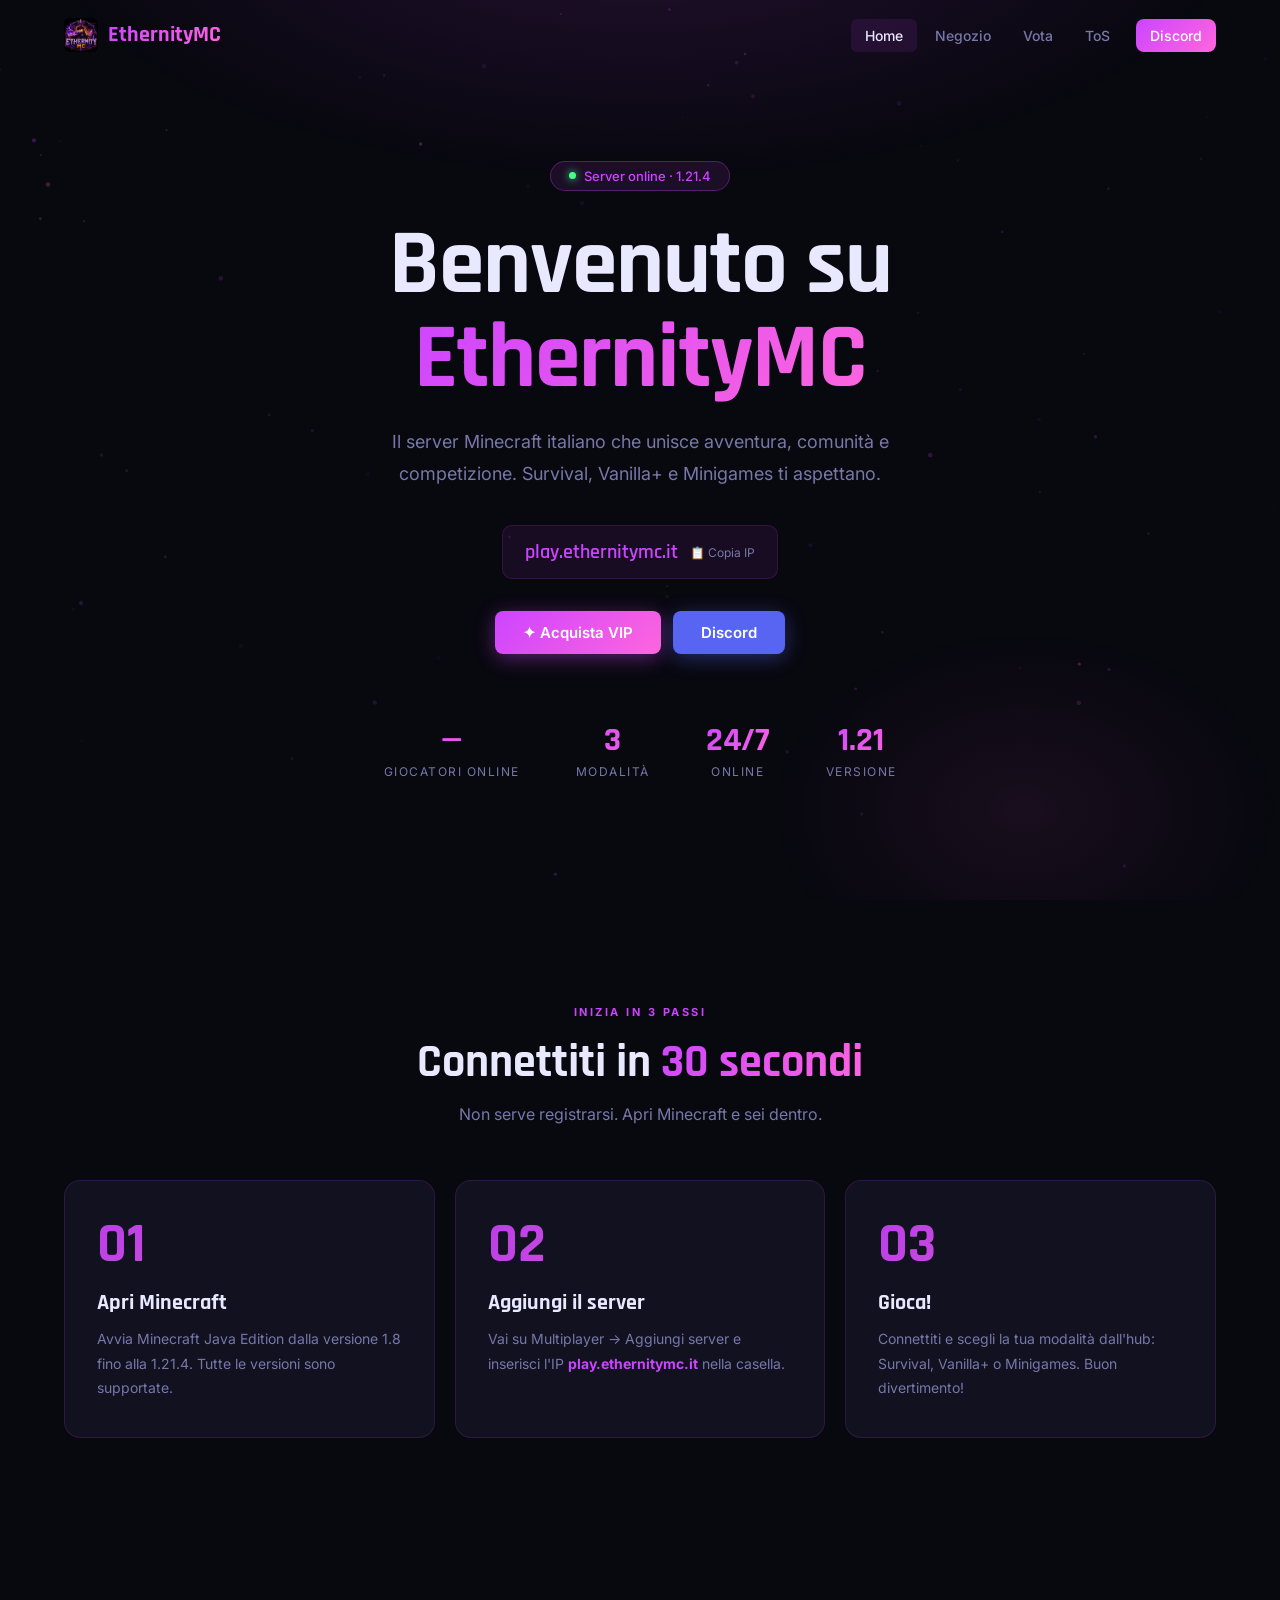
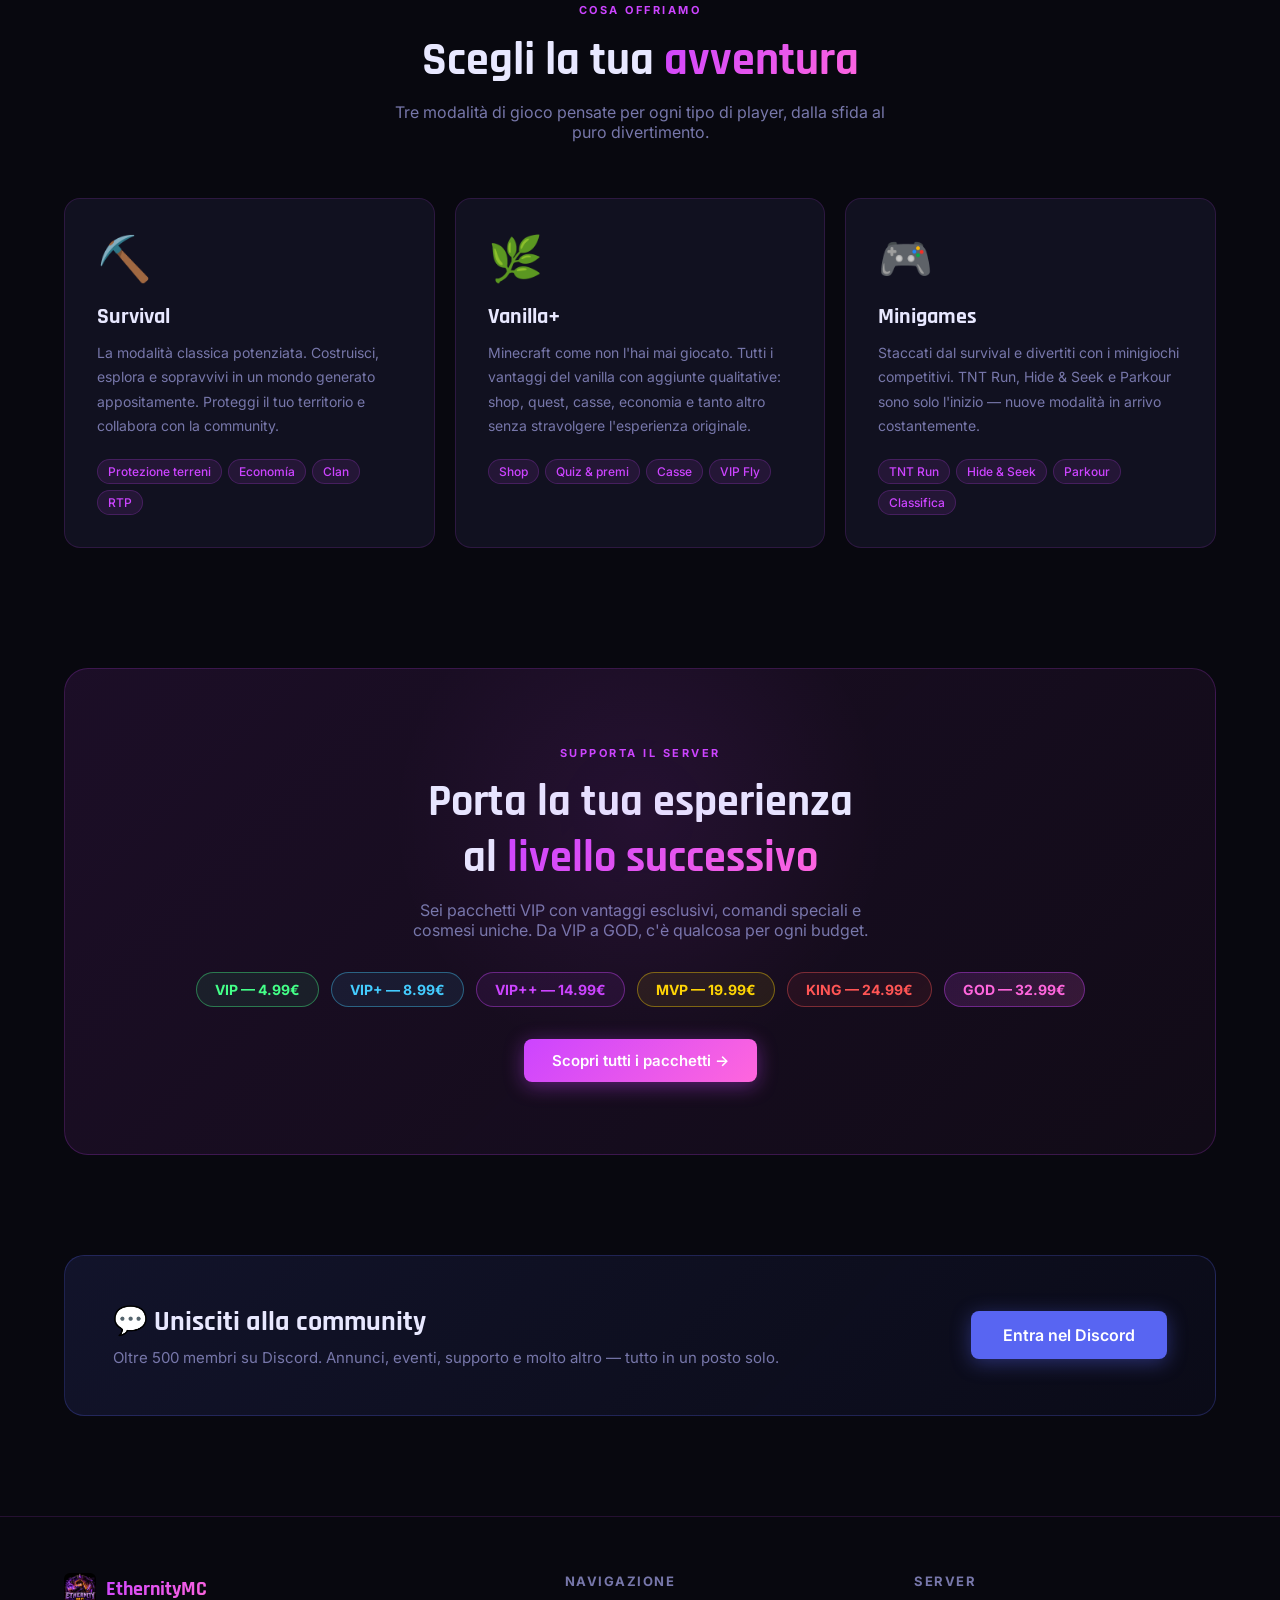
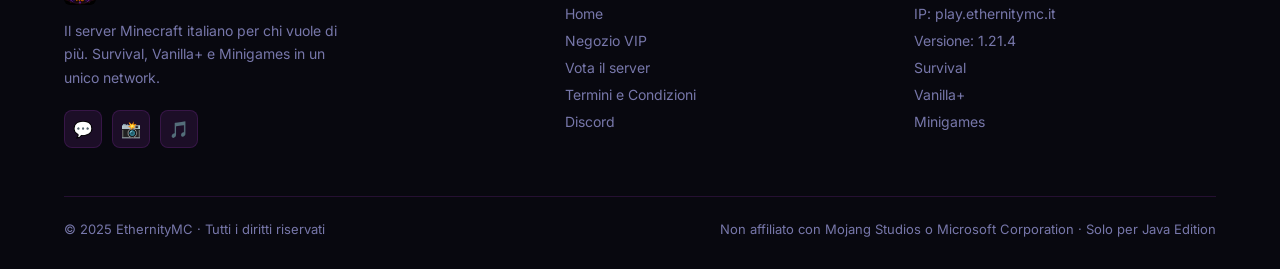
<file: index.html>
<!DOCTYPE html>
<html lang="it">
<head>
  <meta charset="UTF-8" />
  <meta name="viewport" content="width=device-width, initial-scale=1.0" />
  <title>EthernityMC — Server Minecraft Italiano</title>
  <meta name="description" content="EthernityMC è il server Minecraft italiano con Survival, Vanilla+ e Minigames. Unisciti alla community!" />
  <link rel="icon" type="image/png" href="assets/img/logo.png" />
  <link rel="stylesheet" href="assets/css/style.css" />
</head>
<body>

<canvas id="particles"></canvas>

<!-- NAV -->
<nav id="navbar">
  <div class="nav-inner">
    <a href="/" class="nav-logo">
      <img src="assets/img/logo.png" alt="EthernityMC" />
      <span>EthernityMC</span>
    </a>
    <ul class="nav-links" id="navLinks">
      <li><a href="/" class="active">Home</a></li>
      <li><a href="/negozio">Negozio</a></li>
      <li><a href="/vota">Vota</a></li>
      <li><a href="/termini">ToS</a></li>
      <li><a href="https://discord.gg/ethernitymc" target="_blank" class="nav-cta">Discord</a></li>
    </ul>
    <button class="nav-menu-btn" id="menuBtn" aria-label="Menu">☰</button>
  </div>
</nav>

<!-- HERO -->
<section class="hero">
  <div class="hero-bg"></div>
  <div class="hero-content">
    <div class="hero-badge">
      <span class="pulse-dot"></span>
      Server online · 1.21.4
    </div>
    <h1>Benvenuto su<br><span class="gradient-text">EthernityMC</span></h1>
    <p>Il server Minecraft italiano che unisce avventura, comunità e competizione. Survival, Vanilla+ e Minigames ti aspettano.</p>
    <div class="hero-ip" id="copyIP" title="Clicca per copiare">
      <span>play.ethernitymc.it</span>
      <span class="copy-hint" id="copyHint">📋 Copia IP</span>
    </div>
    <div class="hero-buttons">
      <a href="/negozio" class="btn btn-primary">✦ Acquista VIP</a>
      <a href="https://discord.gg/ethernitymc" target="_blank" class="btn btn-discord">Discord</a>
    </div>
    <div class="hero-stats">
      <div class="stat">
        <div class="stat-value" id="c-players">...</div>
        <div class="stat-label">Giocatori online</div>
      </div>
      <div class="stat">
        <div class="stat-value">3</div>
        <div class="stat-label">Modalità</div>
      </div>
      <div class="stat">
        <div class="stat-value">24/7</div>
        <div class="stat-label">Online</div>
      </div>
      <div class="stat">
        <div class="stat-value">1.21</div>
        <div class="stat-label">Versione</div>
      </div>
    </div>
  </div>
</section>

<!-- COME INIZIARE -->
<section class="howto">
  <div class="container">
    <div class="section-header">
      <span class="section-tag">Inizia in 3 passi</span>
      <h2>Connettiti in <span class="gradient-text">30 secondi</span></h2>
      <p>Non serve registrarsi. Apri Minecraft e sei dentro.</p>
    </div>
    <div class="steps-grid">
      <div class="step-card">
        <div class="step-num">01</div>
        <h3>Apri Minecraft</h3>
        <p>Avvia Minecraft Java Edition dalla versione 1.8 fino alla 1.21.4. Tutte le versioni sono supportate.</p>
      </div>
      <div class="step-card">
        <div class="step-num">02</div>
        <h3>Aggiungi il server</h3>
        <p>Vai su Multiplayer → Aggiungi server e inserisci l'IP <strong style="color:var(--purple)">play.ethernitymc.it</strong> nella casella.</p>
      </div>
      <div class="step-card">
        <div class="step-num">03</div>
        <h3>Gioca!</h3>
        <p>Connettiti e scegli la tua modalità dall'hub: Survival, Vanilla+ o Minigames. Buon divertimento!</p>
      </div>
    </div>
  </div>
</section>

<!-- MODALITÀ -->
<section class="modes">
  <div class="container">
    <div class="section-header">
      <span class="section-tag">Cosa offriamo</span>
      <h2>Scegli la tua <span class="gradient-text">avventura</span></h2>
      <p>Tre modalità di gioco pensate per ogni tipo di player, dalla sfida al puro divertimento.</p>
    </div>
    <div class="modes-grid">

      <div class="mode-card">
        <div class="mode-icon">⛏️</div>
        <h3>Survival</h3>
        <p>La modalità classica potenziata. Costruisci, esplora e sopravvivi in un mondo generato appositamente. Proteggi il tuo territorio e collabora con la community.</p>
        <div class="mode-tags">
          <span class="tag">Protezione terreni</span>
          <span class="tag">Economía</span>
          <span class="tag">Clan</span>
          <span class="tag">RTP</span>
        </div>
      </div>

      <div class="mode-card">
        <div class="mode-icon">🌿</div>
        <h3>Vanilla+</h3>
        <p>Minecraft come non l'hai mai giocato. Tutti i vantaggi del vanilla con aggiunte qualitative: shop, quest, casse, economia e tanto altro senza stravolgere l'esperienza originale.</p>
        <div class="mode-tags">
          <span class="tag">Shop</span>
          <span class="tag">Quiz & premi</span>
          <span class="tag">Casse</span>
          <span class="tag">VIP Fly</span>
        </div>
      </div>

      <div class="mode-card">
        <div class="mode-icon">🎮</div>
        <h3>Minigames</h3>
        <p>Staccati dal survival e divertiti con i minigiochi competitivi. TNT Run, Hide & Seek e Parkour sono solo l'inizio — nuove modalità in arrivo costantemente.</p>
        <div class="mode-tags">
          <span class="tag">TNT Run</span>
          <span class="tag">Hide & Seek</span>
          <span class="tag">Parkour</span>
          <span class="tag">Classifica</span>
        </div>
      </div>

    </div>
  </div>
</section>

<!-- VIP TEASER -->
<section class="vip-teaser">
  <div class="container">
    <div class="vip-teaser-inner">
      <span class="section-tag">Supporta il server</span>
      <h2>Porta la tua esperienza<br>al <span class="gradient-text">livello successivo</span></h2>
      <p>Sei pacchetti VIP con vantaggi esclusivi, comandi speciali e cosmesi uniche. Da VIP a GOD, c'è qualcosa per ogni budget.</p>
      <div class="vip-preview">
        <span class="rank-pill" style="color:#44FF88;border-color:rgba(68,255,136,0.4);background:rgba(68,255,136,0.08)">VIP — 4.99€</span>
        <span class="rank-pill" style="color:#44CCFF;border-color:rgba(68,204,255,0.4);background:rgba(68,204,255,0.08)">VIP+ — 8.99€</span>
        <span class="rank-pill" style="color:#CC44FF;border-color:rgba(204,68,255,0.4);background:rgba(204,68,255,0.08)">VIP++ — 14.99€</span>
        <span class="rank-pill" style="color:#FFD700;border-color:rgba(255,215,0,0.4);background:rgba(255,215,0,0.08)">MVP — 19.99€</span>
        <span class="rank-pill" style="color:#FF5555;border-color:rgba(255,85,85,0.4);background:rgba(255,85,85,0.08)">KING — 24.99€</span>
        <span class="rank-pill" style="background:linear-gradient(135deg,rgba(204,68,255,0.15),rgba(255,102,221,0.15));border-color:rgba(204,68,255,0.4);color:#FF66DD">GOD — 32.99€</span>
      </div>
      <a href="/negozio" class="btn btn-primary">Scopri tutti i pacchetti →</a>
    </div>
  </div>
</section>

<!-- DISCORD CTA -->
<section class="discord-cta">
  <div class="container">
    <div class="discord-inner">
      <div>
        <h2>💬 Unisciti alla community</h2>
        <p>Oltre 500 membri su Discord. Annunci, eventi, supporto e molto altro — tutto in un posto solo.</p>
      </div>
      <a href="https://discord.gg/ethernitymc" target="_blank" class="btn btn-discord" style="font-size:16px;padding:14px 32px;">
        Entra nel Discord
      </a>
    </div>
  </div>
</section>

<!-- FOOTER -->
<footer>
  <div class="container">
    <div class="footer-grid">
      <div>
        <a href="/" class="footer-logo">
          <img src="assets/img/logo.png" alt="EthernityMC" />
          <span>EthernityMC</span>
        </a>
        <p class="footer-desc">Il server Minecraft italiano per chi vuole di più. Survival, Vanilla+ e Minigames in un unico network.</p>
        <div class="footer-socials">
          <a href="https://discord.gg/ethernitymc" target="_blank" class="social-btn" title="Discord">💬</a>
          <a href="#" target="_blank" class="social-btn" title="Instagram">📸</a>
          <a href="#" target="_blank" class="social-btn" title="TikTok">🎵</a>
        </div>
      </div>
      <div class="footer-col">
        <h4>Navigazione</h4>
        <a href="/">Home</a>
        <a href="/negozio">Negozio VIP</a>
        <a href="/vota">Vota il server</a>
        <a href="/termini">Termini e Condizioni</a>
        <a href="https://discord.gg/ethernitymc" target="_blank">Discord</a>
      </div>
      <div class="footer-col">
        <h4>Server</h4>
        <span>IP: play.ethernitymc.it</span>
        <span>Versione: 1.21.4</span>
        <a href="/#survival">Survival</a>
        <a href="/#vanillaplus">Vanilla+</a>
        <a href="/#minigames">Minigames</a>
      </div>
    </div>
    <div class="footer-bottom">
      <p>© 2025 EthernityMC · Tutti i diritti riservati</p>
      <p>Non affiliato con Mojang Studios o Microsoft Corporation · Solo per Java Edition</p>
    </div>
  </div>
</footer>

<script src="assets/js/main.js"></script>
</body>
</html>
</file>
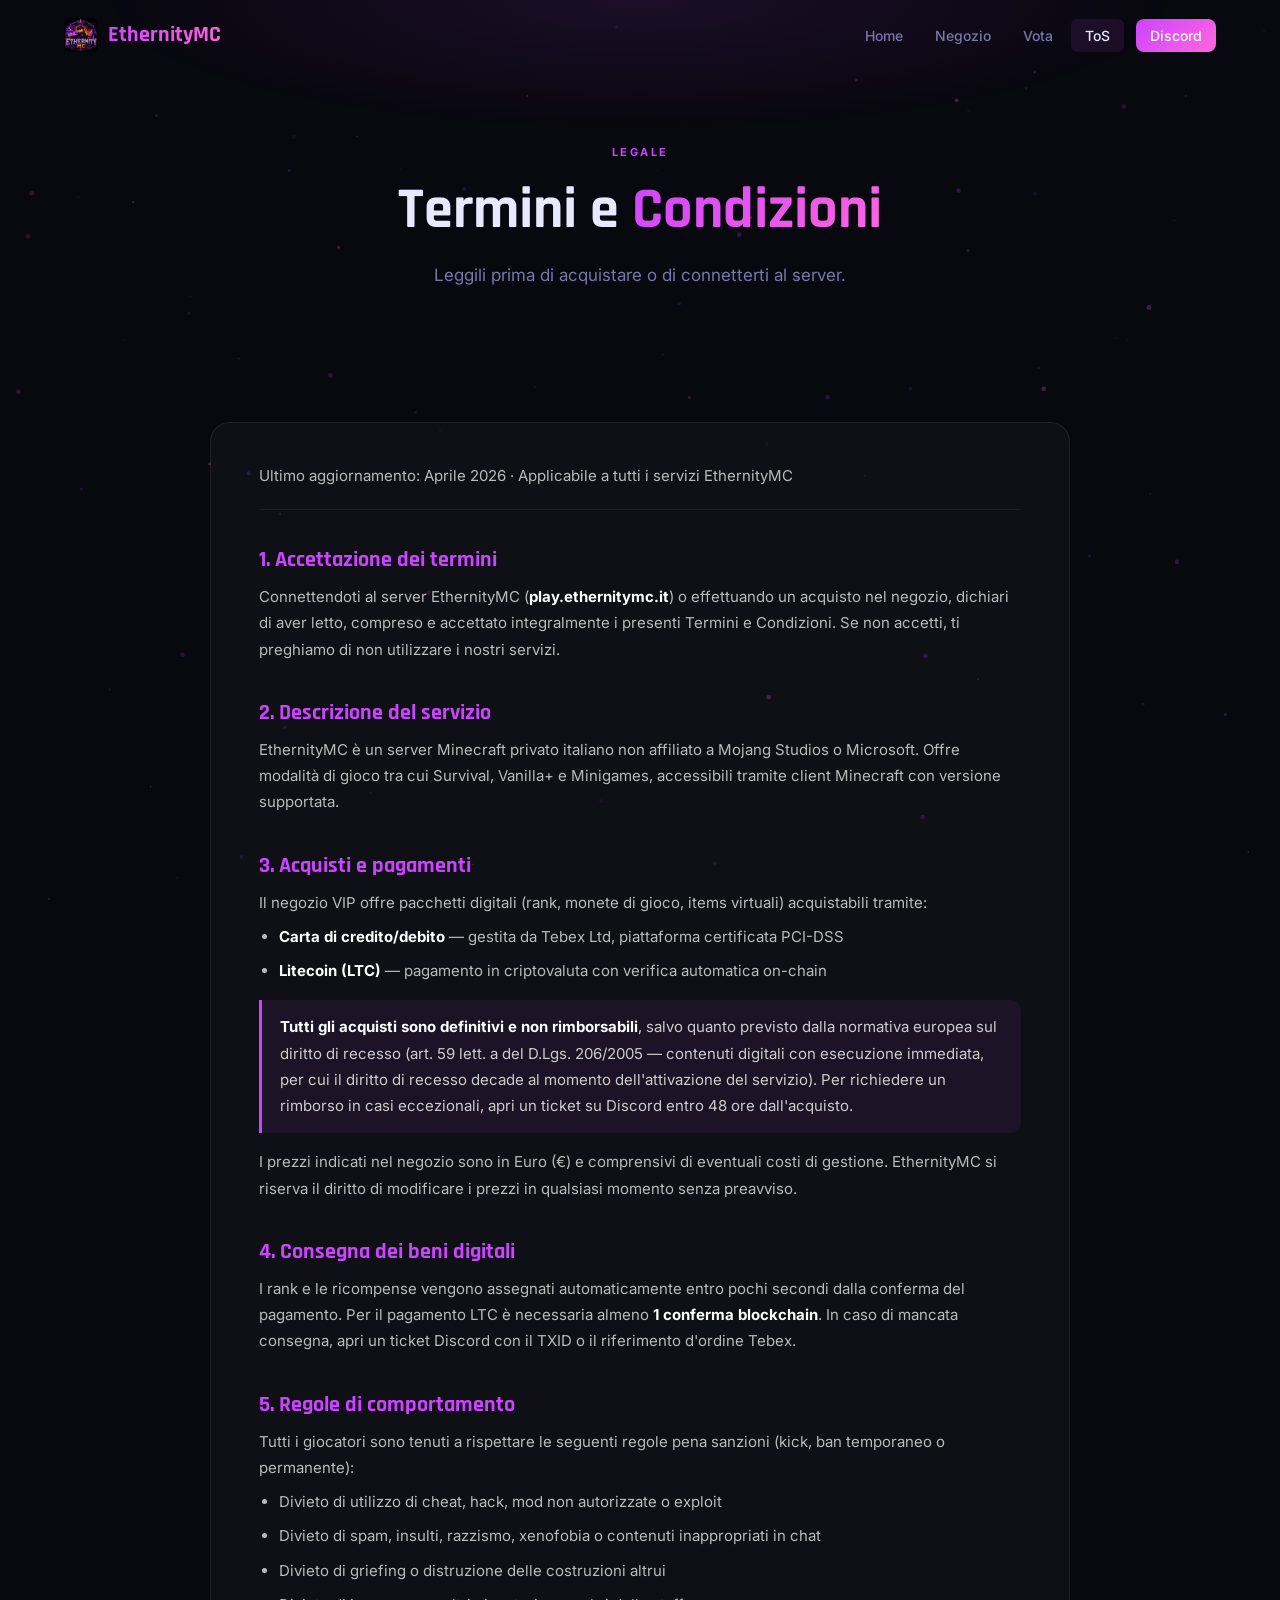
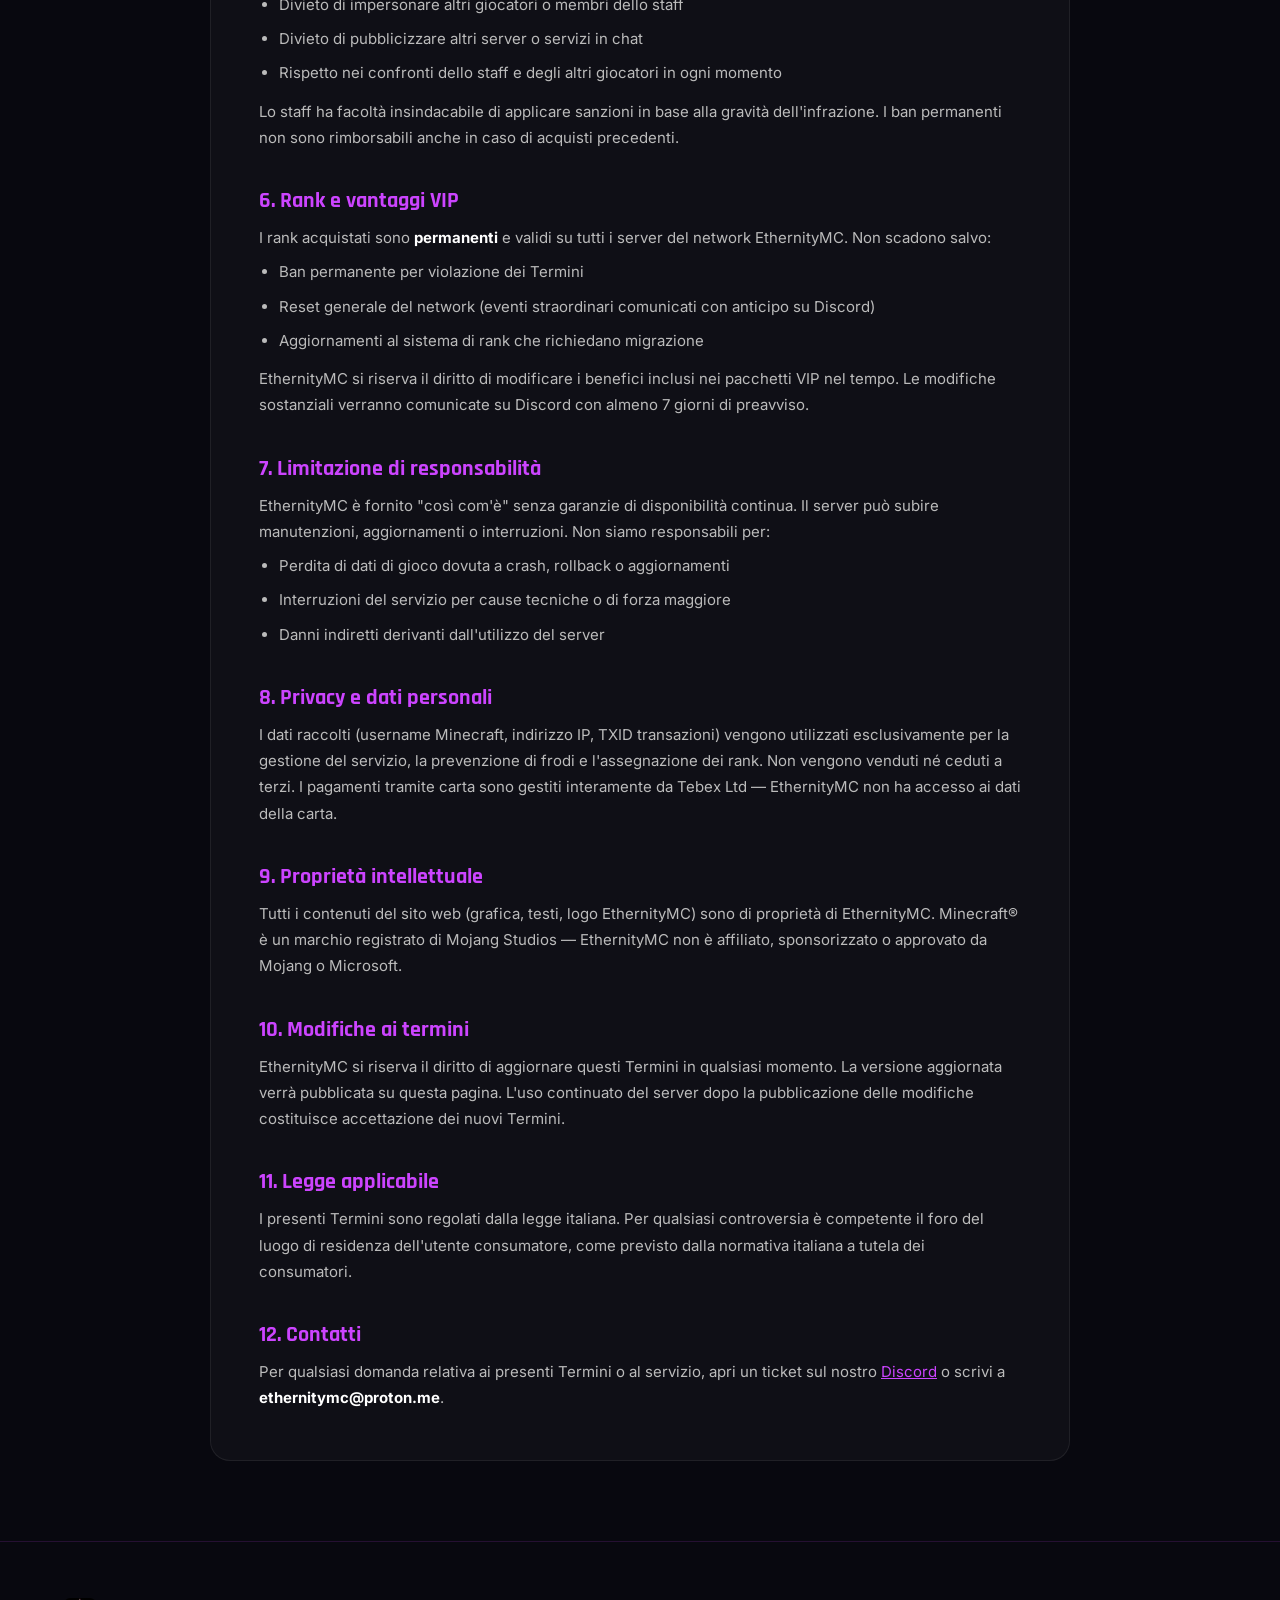
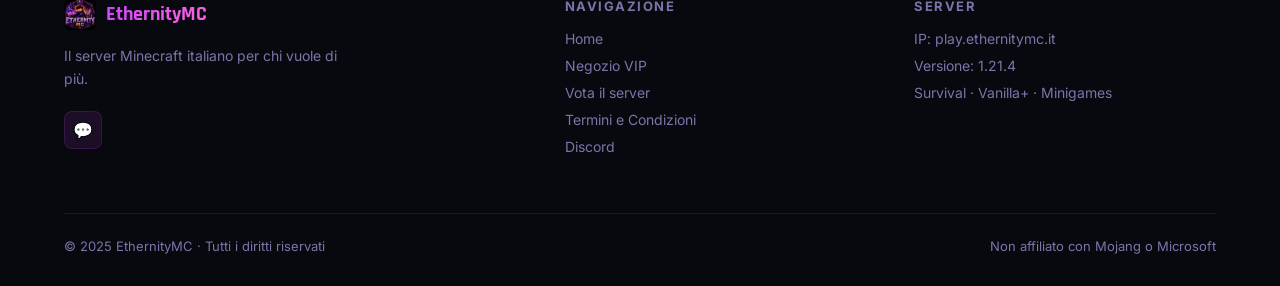
<file: termini.html>
<!DOCTYPE html>
<html lang="it">
<head>
  <meta charset="UTF-8" />
  <meta name="viewport" content="width=device-width, initial-scale=1.0" />
  <title>Termini e Condizioni — EthernityMC</title>
  <meta name="description" content="Termini e condizioni d'uso del server Minecraft EthernityMC e del negozio VIP." />
  <link rel="icon" type="image/png" href="assets/img/logo.png" />
  <link rel="stylesheet" href="assets/css/style.css" />
  <style>
    .terms-section { padding: 60px 0 80px; }
    .terms-card { background: rgba(255,255,255,0.03); border: 1px solid rgba(255,255,255,0.07); border-radius: 20px; padding: 40px 48px; max-width: 860px; margin: 0 auto; }
    .terms-card h2 { font-family: 'Rajdhani', sans-serif; font-size: 22px; color: var(--purple); margin: 36px 0 10px; }
    .terms-card h2:first-child { margin-top: 0; }
    .terms-card p, .terms-card li { color: #bbb; font-size: 15px; line-height: 1.75; margin-bottom: 8px; }
    .terms-card ul { padding-left: 20px; margin-bottom: 12px; }
    .terms-card li { list-style: disc; }
    .terms-card strong { color: #fff; }
    .terms-meta { color: #555; font-size: 13px; margin-bottom: 32px; border-bottom: 1px solid rgba(255,255,255,0.07); padding-bottom: 20px; }
    .terms-highlight { background: rgba(204,68,255,0.07); border-left: 3px solid var(--purple); border-radius: 0 10px 10px 0; padding: 14px 18px; margin: 16px 0; }
    .terms-highlight p { margin: 0; color: #ccc; }
  </style>
</head>
<body>

<canvas id="particles"></canvas>

<nav id="navbar">
  <div class="nav-inner">
    <a href="/" class="nav-logo">
      <img src="assets/img/logo.png" alt="EthernityMC" />
      <span>EthernityMC</span>
    </a>
    <ul class="nav-links" id="navLinks">
      <li><a href="/">Home</a></li>
      <li><a href="/negozio">Negozio</a></li>
      <li><a href="/vota">Vota</a></li>
      <li><a href="/termini" class="active">ToS</a></li>
      <li><a href="https://discord.gg/ethernitymc" target="_blank" class="nav-cta">Discord</a></li>
    </ul>
    <button class="nav-menu-btn" id="menuBtn">☰</button>
  </div>
</nav>

<div class="page-hero">
  <div class="container">
    <span class="section-tag">Legale</span>
    <h1>Termini e <span class="gradient-text">Condizioni</span></h1>
    <p>Leggili prima di acquistare o di connetterti al server.</p>
  </div>
</div>

<section class="terms-section">
  <div class="container">
    <div class="terms-card">
      <p class="terms-meta">Ultimo aggiornamento: Aprile 2026 · Applicabile a tutti i servizi EthernityMC</p>

      <h2>1. Accettazione dei termini</h2>
      <p>Connettendoti al server EthernityMC (<strong>play.ethernitymc.it</strong>) o effettuando un acquisto nel negozio, dichiari di aver letto, compreso e accettato integralmente i presenti Termini e Condizioni. Se non accetti, ti preghiamo di non utilizzare i nostri servizi.</p>

      <h2>2. Descrizione del servizio</h2>
      <p>EthernityMC è un server Minecraft privato italiano non affiliato a Mojang Studios o Microsoft. Offre modalità di gioco tra cui Survival, Vanilla+ e Minigames, accessibili tramite client Minecraft con versione supportata.</p>

      <h2>3. Acquisti e pagamenti</h2>
      <p>Il negozio VIP offre pacchetti digitali (rank, monete di gioco, items virtuali) acquistabili tramite:</p>
      <ul>
        <li><strong>Carta di credito/debito</strong> — gestita da Tebex Ltd, piattaforma certificata PCI-DSS</li>
        <li><strong>Litecoin (LTC)</strong> — pagamento in criptovaluta con verifica automatica on-chain</li>
      </ul>
      <div class="terms-highlight">
        <p><strong>Tutti gli acquisti sono definitivi e non rimborsabili</strong>, salvo quanto previsto dalla normativa europea sul diritto di recesso (art. 59 lett. a del D.Lgs. 206/2005 — contenuti digitali con esecuzione immediata, per cui il diritto di recesso decade al momento dell'attivazione del servizio). Per richiedere un rimborso in casi eccezionali, apri un ticket su Discord entro 48 ore dall'acquisto.</p>
      </div>
      <p>I prezzi indicati nel negozio sono in Euro (€) e comprensivi di eventuali costi di gestione. EthernityMC si riserva il diritto di modificare i prezzi in qualsiasi momento senza preavviso.</p>

      <h2>4. Consegna dei beni digitali</h2>
      <p>I rank e le ricompense vengono assegnati automaticamente entro pochi secondi dalla conferma del pagamento. Per il pagamento LTC è necessaria almeno <strong>1 conferma blockchain</strong>. In caso di mancata consegna, apri un ticket Discord con il TXID o il riferimento d'ordine Tebex.</p>

      <h2>5. Regole di comportamento</h2>
      <p>Tutti i giocatori sono tenuti a rispettare le seguenti regole pena sanzioni (kick, ban temporaneo o permanente):</p>
      <ul>
        <li>Divieto di utilizzo di cheat, hack, mod non autorizzate o exploit</li>
        <li>Divieto di spam, insulti, razzismo, xenofobia o contenuti inappropriati in chat</li>
        <li>Divieto di griefing o distruzione delle costruzioni altrui</li>
        <li>Divieto di impersonare altri giocatori o membri dello staff</li>
        <li>Divieto di pubblicizzare altri server o servizi in chat</li>
        <li>Rispetto nei confronti dello staff e degli altri giocatori in ogni momento</li>
      </ul>
      <p>Lo staff ha facoltà insindacabile di applicare sanzioni in base alla gravità dell'infrazione. I ban permanenti non sono rimborsabili anche in caso di acquisti precedenti.</p>

      <h2>6. Rank e vantaggi VIP</h2>
      <p>I rank acquistati sono <strong>permanenti</strong> e validi su tutti i server del network EthernityMC. Non scadono salvo:</p>
      <ul>
        <li>Ban permanente per violazione dei Termini</li>
        <li>Reset generale del network (eventi straordinari comunicati con anticipo su Discord)</li>
        <li>Aggiornamenti al sistema di rank che richiedano migrazione</li>
      </ul>
      <p>EthernityMC si riserva il diritto di modificare i benefici inclusi nei pacchetti VIP nel tempo. Le modifiche sostanziali verranno comunicate su Discord con almeno 7 giorni di preavviso.</p>

      <h2>7. Limitazione di responsabilità</h2>
      <p>EthernityMC è fornito "così com'è" senza garanzie di disponibilità continua. Il server può subire manutenzioni, aggiornamenti o interruzioni. Non siamo responsabili per:</p>
      <ul>
        <li>Perdita di dati di gioco dovuta a crash, rollback o aggiornamenti</li>
        <li>Interruzioni del servizio per cause tecniche o di forza maggiore</li>
        <li>Danni indiretti derivanti dall'utilizzo del server</li>
      </ul>

      <h2>8. Privacy e dati personali</h2>
      <p>I dati raccolti (username Minecraft, indirizzo IP, TXID transazioni) vengono utilizzati esclusivamente per la gestione del servizio, la prevenzione di frodi e l'assegnazione dei rank. Non vengono venduti né ceduti a terzi. I pagamenti tramite carta sono gestiti interamente da Tebex Ltd — EthernityMC non ha accesso ai dati della carta.</p>

      <h2>9. Proprietà intellettuale</h2>
      <p>Tutti i contenuti del sito web (grafica, testi, logo EthernityMC) sono di proprietà di EthernityMC. Minecraft® è un marchio registrato di Mojang Studios — EthernityMC non è affiliato, sponsorizzato o approvato da Mojang o Microsoft.</p>

      <h2>10. Modifiche ai termini</h2>
      <p>EthernityMC si riserva il diritto di aggiornare questi Termini in qualsiasi momento. La versione aggiornata verrà pubblicata su questa pagina. L'uso continuato del server dopo la pubblicazione delle modifiche costituisce accettazione dei nuovi Termini.</p>

      <h2>11. Legge applicabile</h2>
      <p>I presenti Termini sono regolati dalla legge italiana. Per qualsiasi controversia è competente il foro del luogo di residenza dell'utente consumatore, come previsto dalla normativa italiana a tutela dei consumatori.</p>

      <h2>12. Contatti</h2>
      <p>Per qualsiasi domanda relativa ai presenti Termini o al servizio, apri un ticket sul nostro <a href="https://discord.gg/ethernitymc" target="_blank" style="color:var(--purple)">Discord</a> o scrivi a <strong>ethernitymc@proton.me</strong>.</p>
    </div>
  </div>
</section>

<footer>
  <div class="container">
    <div class="footer-grid">
      <div>
        <a href="/" class="footer-logo">
          <img src="assets/img/logo.png" alt="EthernityMC" />
          <span>EthernityMC</span>
        </a>
        <p class="footer-desc">Il server Minecraft italiano per chi vuole di più.</p>
        <div class="footer-socials">
          <a href="https://discord.gg/ethernitymc" target="_blank" class="social-btn" title="Discord">💬</a>
        </div>
      </div>
      <div class="footer-col">
        <h4>Navigazione</h4>
        <a href="/">Home</a>
        <a href="/negozio">Negozio VIP</a>
        <a href="/vota">Vota il server</a>
        <a href="/termini">Termini e Condizioni</a>
        <a href="https://discord.gg/ethernitymc" target="_blank">Discord</a>
      </div>
      <div class="footer-col">
        <h4>Server</h4>
        <span>IP: play.ethernitymc.it</span>
        <span>Versione: 1.21.4</span>
        <span>Survival · Vanilla+ · Minigames</span>
      </div>
    </div>
    <div class="footer-bottom">
      <p>© 2025 EthernityMC · Tutti i diritti riservati</p>
      <p>Non affiliato con Mojang o Microsoft</p>
    </div>
  </div>
</footer>

<script src="assets/js/main.js"></script>
</body>
</html>
</file>
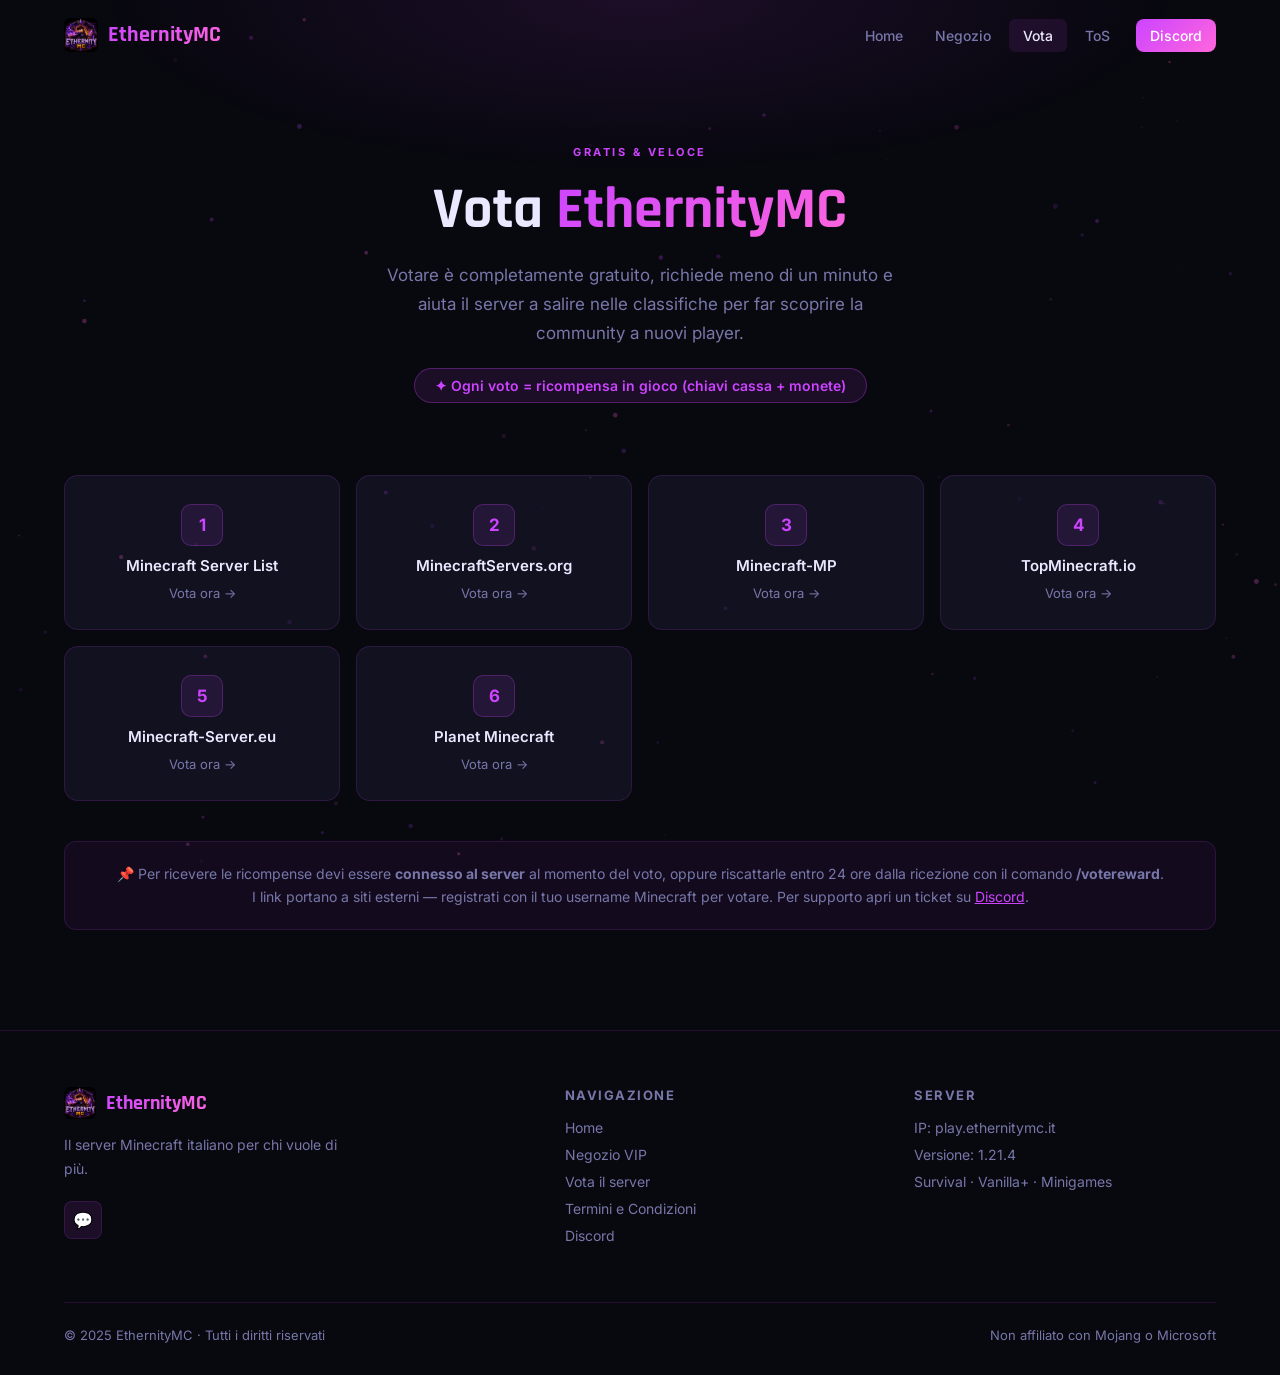
<file: vota.html>
<!DOCTYPE html>
<html lang="it">
<head>
  <meta charset="UTF-8" />
  <meta name="viewport" content="width=device-width, initial-scale=1.0" />
  <title>Vota — EthernityMC</title>
  <meta name="description" content="Vota EthernityMC sui principali siti di server Minecraft. Aiuta la community a crescere!" />
  <link rel="icon" type="image/png" href="assets/img/logo.png" />
  <link rel="stylesheet" href="assets/css/style.css" />
</head>
<body>

<canvas id="particles"></canvas>

<nav id="navbar">
  <div class="nav-inner">
    <a href="/" class="nav-logo">
      <img src="assets/img/logo.png" alt="EthernityMC" />
      <span>EthernityMC</span>
    </a>
    <ul class="nav-links" id="navLinks">
      <li><a href="/">Home</a></li>
      <li><a href="/negozio">Negozio</a></li>
      <li><a href="/vota" class="active">Vota</a></li>
      <li><a href="/termini">ToS</a></li>
      <li><a href="https://discord.gg/ethernitymc" target="_blank" class="nav-cta">Discord</a></li>
    </ul>
    <button class="nav-menu-btn" id="menuBtn">☰</button>
  </div>
</nav>

<div class="page-hero">
  <div class="container">
    <span class="section-tag">Gratis & veloce</span>
    <h1>Vota <span class="gradient-text">EthernityMC</span></h1>
    <p>Votare è completamente gratuito, richiede meno di un minuto e aiuta il server a salire nelle classifiche per far scoprire la community a nuovi player.</p>
    <div class="vote-reward">✦ Ogni voto = ricompensa in gioco (chiavi cassa + monete)</div>
  </div>
</div>

<section class="vote-section">
  <div class="container">

    <div class="vote-grid">

      <a href="https://minecraft-server-list.com/server/ethernitymc" target="_blank" class="vote-card">
        <div class="vote-num">1</div>
        <div class="vote-site">Minecraft Server List</div>
        <div class="vote-cta">Vota ora →</div>
      </a>

      <a href="https://minecraftservers.org/server/ethernitymc" target="_blank" class="vote-card">
        <div class="vote-num">2</div>
        <div class="vote-site">MinecraftServers.org</div>
        <div class="vote-cta">Vota ora →</div>
      </a>

      <a href="https://minecraft-mp.com/server/ethernitymc" target="_blank" class="vote-card">
        <div class="vote-num">3</div>
        <div class="vote-site">Minecraft-MP</div>
        <div class="vote-cta">Vota ora →</div>
      </a>

      <a href="https://topminecraft.io/server/ethernitymc" target="_blank" class="vote-card">
        <div class="vote-num">4</div>
        <div class="vote-site">TopMinecraft.io</div>
        <div class="vote-cta">Vota ora →</div>
      </a>

      <a href="https://it.minecraft-server.eu/server/ethernitymc" target="_blank" class="vote-card">
        <div class="vote-num">5</div>
        <div class="vote-site">Minecraft-Server.eu</div>
        <div class="vote-cta">Vota ora →</div>
      </a>

      <a href="https://www.planetminecraft.com/server/ethernitymc" target="_blank" class="vote-card">
        <div class="vote-num">6</div>
        <div class="vote-site">Planet Minecraft</div>
        <div class="vote-cta">Vota ora →</div>
      </a>

    </div>

    <div class="vote-note">
      📌 Per ricevere le ricompense devi essere <strong>connesso al server</strong> al momento del voto, oppure riscattarle entro 24 ore dalla ricezione con il comando <strong>/votereward</strong>.<br>
      I link portano a siti esterni — registrati con il tuo username Minecraft per votare. Per supporto apri un ticket su <a href="https://discord.gg/ethernitymc" target="_blank" style="color:var(--purple)">Discord</a>.
    </div>

  </div>
</section>

<footer>
  <div class="container">
    <div class="footer-grid">
      <div>
        <a href="/" class="footer-logo">
          <img src="assets/img/logo.png" alt="EthernityMC" />
          <span>EthernityMC</span>
        </a>
        <p class="footer-desc">Il server Minecraft italiano per chi vuole di più.</p>
        <div class="footer-socials">
          <a href="https://discord.gg/ethernitymc" target="_blank" class="social-btn" title="Discord">💬</a>
        </div>
      </div>
      <div class="footer-col">
        <h4>Navigazione</h4>
        <a href="/">Home</a>
        <a href="/negozio">Negozio VIP</a>
        <a href="/vota">Vota il server</a>
        <a href="/termini">Termini e Condizioni</a>
        <a href="https://discord.gg/ethernitymc" target="_blank">Discord</a>
      </div>
      <div class="footer-col">
        <h4>Server</h4>
        <span>IP: play.ethernitymc.it</span>
        <span>Versione: 1.21.4</span>
        <span>Survival · Vanilla+ · Minigames</span>
      </div>
    </div>
    <div class="footer-bottom">
      <p>© 2025 EthernityMC · Tutti i diritti riservati</p>
      <p>Non affiliato con Mojang o Microsoft</p>
    </div>
  </div>
</footer>

<script src="assets/js/main.js"></script>
</body>
</html>
</file>
<file: assets/css/style.css>
@import url('https://fonts.googleapis.com/css2?family=Inter:wght@300;400;500;600;700;800&family=Rajdhani:wght@500;600;700&display=swap');

:root {
  --purple: #CC44FF;
  --pink: #FF66DD;
  --dark: #08080F;
  --dark2: #0D0D1A;
  --card: #111120;
  --border: rgba(204, 68, 255, 0.15);
  --text: #E8E8FF;
  --muted: #7777AA;
  --gradient: linear-gradient(135deg, #CC44FF 0%, #FF66DD 100%);
  --glow: 0 0 40px rgba(204, 68, 255, 0.3);
}

* { margin: 0; padding: 0; box-sizing: border-box; }
html { scroll-behavior: smooth; }

body {
  background: var(--dark);
  color: var(--text);
  font-family: 'Inter', sans-serif;
  overflow-x: hidden;
}

::-webkit-scrollbar { width: 5px; }
::-webkit-scrollbar-track { background: var(--dark); }
::-webkit-scrollbar-thumb { background: var(--purple); border-radius: 3px; }

/* ── UTILITY ── */
.gradient-text {
  background: var(--gradient);
  -webkit-background-clip: text;
  -webkit-text-fill-color: transparent;
  background-clip: text;
}

.container { max-width: 1200px; margin: 0 auto; padding: 0 24px; }

.btn {
  display: inline-flex;
  align-items: center;
  gap: 8px;
  padding: 12px 28px;
  border-radius: 8px;
  font-weight: 600;
  font-size: 15px;
  text-decoration: none;
  transition: all 0.3s ease;
  cursor: pointer;
  border: none;
  font-family: 'Inter', sans-serif;
}

.btn-primary {
  background: var(--gradient);
  color: #fff;
  box-shadow: 0 4px 20px rgba(204,68,255,0.4);
}
.btn-primary:hover { transform: translateY(-2px); box-shadow: 0 8px 30px rgba(204,68,255,0.6); }

.btn-outline {
  background: transparent;
  color: var(--purple);
  border: 1.5px solid var(--purple);
}
.btn-outline:hover { background: rgba(204,68,255,0.1); transform: translateY(-2px); }

.btn-discord {
  background: #5865F2;
  color: #fff;
  box-shadow: 0 4px 20px rgba(88,101,242,0.4);
}
.btn-discord:hover { background: #4752c4; transform: translateY(-2px); }

/* ── CANVAS ── */
#particles {
  position: fixed;
  inset: 0;
  pointer-events: none;
  z-index: 0;
  opacity: 0.35;
}

/* ── NAV ── */
nav {
  position: fixed;
  top: 0; left: 0; right: 0;
  z-index: 100;
  padding: 18px 0;
  transition: all 0.3s ease;
}
nav.scrolled {
  background: rgba(8,8,15,0.92);
  backdrop-filter: blur(20px);
  border-bottom: 1px solid var(--border);
  padding: 12px 0;
}
.nav-inner {
  max-width: 1200px;
  margin: 0 auto;
  padding: 0 24px;
  display: flex;
  align-items: center;
  justify-content: space-between;
}
.nav-logo {
  display: flex;
  align-items: center;
  gap: 10px;
  text-decoration: none;
}
.nav-logo img { height: 34px; width: 34px; object-fit: contain; border-radius: 6px; }
.nav-logo span {
  font-family: 'Rajdhani', sans-serif;
  font-size: 22px;
  font-weight: 700;
  background: var(--gradient);
  -webkit-background-clip: text;
  -webkit-text-fill-color: transparent;
  background-clip: text;
}
.nav-links {
  display: flex;
  align-items: center;
  gap: 4px;
  list-style: none;
}
.nav-links a {
  color: var(--muted);
  text-decoration: none;
  font-size: 14px;
  font-weight: 500;
  padding: 8px 14px;
  border-radius: 6px;
  transition: all 0.2s;
}
.nav-links a:hover, .nav-links a.active { color: var(--text); background: rgba(204,68,255,0.1); }
.nav-links .nav-cta { background: var(--gradient); color: #fff !important; margin-left: 8px; border-radius: 8px; }
.nav-links .nav-cta:hover { opacity: 0.9; }

.nav-menu-btn { display: none; background: none; border: none; color: var(--text); cursor: pointer; font-size: 22px; }

/* ── HERO ── */
.hero {
  min-height: 100vh;
  display: flex;
  align-items: center;
  justify-content: center;
  text-align: center;
  padding: 120px 24px 80px;
  position: relative;
}
.hero-bg {
  position: absolute;
  inset: 0;
  background:
    radial-gradient(ellipse 80% 50% at 50% -10%, rgba(204,68,255,0.14) 0%, transparent 60%),
    radial-gradient(ellipse 40% 40% at 80% 90%, rgba(255,102,221,0.07) 0%, transparent 50%);
  pointer-events: none;
}
.hero-content { position: relative; z-index: 1; max-width: 820px; }

.hero-badge {
  display: inline-flex;
  align-items: center;
  gap: 8px;
  background: rgba(204,68,255,0.1);
  border: 1px solid rgba(204,68,255,0.3);
  border-radius: 100px;
  padding: 6px 18px;
  font-size: 13px;
  color: var(--purple);
  font-weight: 500;
  margin-bottom: 28px;
}
.pulse-dot {
  width: 7px; height: 7px;
  background: #44FF88;
  border-radius: 50%;
  box-shadow: 0 0 8px #44FF88;
  animation: pulse 2s infinite;
}
@keyframes pulse { 0%,100%{opacity:1} 50%{opacity:0.3} }

.hero h1 {
  font-family: 'Rajdhani', sans-serif;
  font-size: clamp(52px, 9vw, 92px);
  font-weight: 700;
  line-height: 1.02;
  letter-spacing: -1px;
  margin-bottom: 20px;
}
.hero p {
  font-size: clamp(16px, 2vw, 18px);
  color: var(--muted);
  max-width: 540px;
  margin: 0 auto 36px;
  line-height: 1.75;
}
.hero-ip {
  display: inline-flex;
  align-items: center;
  gap: 12px;
  background: rgba(204,68,255,0.08);
  border: 1px solid var(--border);
  border-radius: 10px;
  padding: 13px 22px;
  font-family: 'Rajdhani', sans-serif;
  font-size: 20px;
  font-weight: 600;
  color: var(--purple);
  cursor: pointer;
  margin-bottom: 32px;
  transition: all 0.2s;
  user-select: none;
}
.hero-ip:hover { background: rgba(204,68,255,0.15); border-color: rgba(204,68,255,0.4); }
.copy-hint { font-size: 12px; color: var(--muted); font-family: 'Inter', sans-serif; font-weight: 400; }
.hero-buttons { display: flex; gap: 12px; justify-content: center; flex-wrap: wrap; margin-bottom: 64px; }

.hero-stats { display: flex; gap: 56px; justify-content: center; flex-wrap: wrap; }
.stat { text-align: center; }
.stat-value {
  font-family: 'Rajdhani', sans-serif;
  font-size: 34px;
  font-weight: 700;
  background: var(--gradient);
  -webkit-background-clip: text;
  -webkit-text-fill-color: transparent;
  background-clip: text;
}
.stat-label { font-size: 12px; color: var(--muted); text-transform: uppercase; letter-spacing: 1.5px; margin-top: 2px; }

/* ── SECTION HEADER ── */
.section-header { text-align: center; margin-bottom: 56px; }
.section-tag {
  display: inline-block;
  font-size: 11px;
  font-weight: 700;
  text-transform: uppercase;
  letter-spacing: 2.5px;
  color: var(--purple);
  margin-bottom: 14px;
}
.section-header h2 {
  font-family: 'Rajdhani', sans-serif;
  font-size: clamp(30px, 4vw, 46px);
  font-weight: 700;
  margin-bottom: 12px;
}
.section-header p { color: var(--muted); font-size: 16px; max-width: 500px; margin: 0 auto; }

/* ── HOW TO ── */
.howto { padding: 100px 0 60px; }
.steps-grid { display: grid; grid-template-columns: repeat(auto-fit, minmax(280px,1fr)); gap: 20px; }
.step-card {
  background: var(--card);
  border: 1px solid var(--border);
  border-radius: 16px;
  padding: 36px 32px;
  position: relative;
  transition: all 0.3s;
  overflow: hidden;
}
.step-card::before {
  content: '';
  position: absolute;
  inset: 0;
  background: linear-gradient(135deg, rgba(204,68,255,0.05), transparent);
  opacity: 0;
  transition: opacity 0.3s;
}
.step-card:hover { transform: translateY(-5px); border-color: rgba(204,68,255,0.35); }
.step-card:hover::before { opacity: 1; }
.step-num {
  font-family: 'Rajdhani', sans-serif;
  font-size: 56px;
  font-weight: 700;
  background: var(--gradient);
  -webkit-background-clip: text;
  -webkit-text-fill-color: transparent;
  background-clip: text;
  line-height: 1;
  margin-bottom: 16px;
  opacity: 0.9;
}
.step-card h3 { font-family: 'Rajdhani', sans-serif; font-size: 22px; font-weight: 700; margin-bottom: 10px; }
.step-card p { color: var(--muted); font-size: 14px; line-height: 1.75; }

/* ── FADE IN ── */
.fade-in { opacity: 0; transform: translateY(24px); transition: opacity 0.6s ease, transform 0.6s ease; }
.fade-in.visible { opacity: 1; transform: none; }

/* ── MODES ── */
.modes { padding: 100px 0; }
.modes-grid { display: grid; grid-template-columns: repeat(auto-fit, minmax(300px,1fr)); gap: 20px; }
.mode-card {
  background: var(--card);
  border: 1px solid var(--border);
  border-radius: 16px;
  padding: 32px;
  transition: all 0.3s;
  position: relative;
  overflow: hidden;
}
.mode-card::after {
  content: '';
  position: absolute;
  top: 0; left: 0; right: 0;
  height: 2px;
  background: var(--gradient);
  opacity: 0;
  transition: opacity 0.3s;
}
.mode-card:hover { transform: translateY(-5px); border-color: rgba(204,68,255,0.4); box-shadow: 0 20px 60px rgba(0,0,0,0.4), 0 0 40px rgba(204,68,255,0.08); }
.mode-card:hover::after { opacity: 1; }
.mode-icon { font-size: 44px; margin-bottom: 18px; }
.mode-card h3 { font-family: 'Rajdhani', sans-serif; font-size: 22px; font-weight: 700; margin-bottom: 10px; }
.mode-card p { color: var(--muted); font-size: 14px; line-height: 1.75; margin-bottom: 20px; }
.mode-tags { display: flex; flex-wrap: wrap; gap: 6px; }
.tag {
  background: rgba(204,68,255,0.1);
  border: 1px solid rgba(204,68,255,0.2);
  color: var(--purple);
  font-size: 12px;
  font-weight: 500;
  padding: 4px 10px;
  border-radius: 100px;
}

/* ── VIP TEASER ── */
.vip-teaser { padding: 20px 0 100px; }
.vip-teaser-inner {
  background: linear-gradient(135deg, rgba(204,68,255,0.1), rgba(255,102,221,0.04));
  border: 1px solid rgba(204,68,255,0.2);
  border-radius: 24px;
  padding: 72px 48px;
  text-align: center;
  position: relative;
  overflow: hidden;
}
.vip-teaser-inner::before {
  content: '';
  position: absolute;
  top: -100px; left: 50%;
  transform: translateX(-50%);
  width: 500px; height: 500px;
  background: radial-gradient(circle, rgba(204,68,255,0.08), transparent 70%);
  pointer-events: none;
}
.vip-teaser h2 { font-family: 'Rajdhani', sans-serif; font-size: clamp(28px,4vw,44px); font-weight: 700; margin-bottom: 14px; }
.vip-teaser p { color: var(--muted); font-size: 16px; max-width: 480px; margin: 0 auto 32px; }
.vip-preview { display: flex; gap: 12px; justify-content: center; flex-wrap: wrap; margin-bottom: 32px; }
.rank-pill {
  padding: 8px 18px;
  border-radius: 100px;
  font-weight: 700;
  font-size: 14px;
  border: 1px solid;
}

/* ── DISCORD CTA ── */
.discord-cta { padding: 0 0 100px; }
.discord-inner {
  background: linear-gradient(135deg, rgba(88,101,242,0.12), rgba(88,101,242,0.04));
  border: 1px solid rgba(88,101,242,0.25);
  border-radius: 20px;
  padding: 48px;
  display: flex;
  align-items: center;
  justify-content: space-between;
  gap: 32px;
  flex-wrap: wrap;
}
.discord-inner h2 { font-family: 'Rajdhani', sans-serif; font-size: 28px; font-weight: 700; margin-bottom: 8px; }
.discord-inner p { color: var(--muted); font-size: 15px; }

/* ── FOOTER ── */
footer {
  border-top: 1px solid var(--border);
  padding: 56px 0 32px;
  position: relative;
  z-index: 1;
}
.footer-grid {
  display: grid;
  grid-template-columns: 1.5fr 1fr 1fr;
  gap: 48px;
  margin-bottom: 48px;
}
.footer-logo { display: flex; align-items: center; gap: 10px; text-decoration: none; margin-bottom: 14px; }
.footer-logo img { height: 32px; width: 32px; object-fit: contain; border-radius: 6px; }
.footer-logo span {
  font-family: 'Rajdhani', sans-serif;
  font-size: 20px;
  font-weight: 700;
  background: var(--gradient);
  -webkit-background-clip: text;
  -webkit-text-fill-color: transparent;
  background-clip: text;
}
.footer-desc { color: var(--muted); font-size: 14px; line-height: 1.7; margin-bottom: 20px; max-width: 280px; }
.footer-socials { display: flex; gap: 10px; }
.social-btn {
  width: 38px; height: 38px;
  background: rgba(204,68,255,0.1);
  border: 1px solid var(--border);
  border-radius: 8px;
  display: flex;
  align-items: center;
  justify-content: center;
  text-decoration: none;
  font-size: 16px;
  transition: all 0.2s;
}
.social-btn:hover { background: rgba(204,68,255,0.2); border-color: rgba(204,68,255,0.4); transform: translateY(-2px); }
.footer-col h4 { font-size: 13px; font-weight: 700; text-transform: uppercase; letter-spacing: 1.5px; color: var(--muted); margin-bottom: 16px; }
.footer-col a { display: block; color: var(--muted); text-decoration: none; font-size: 14px; margin-bottom: 10px; transition: color 0.2s; }
.footer-col a:hover { color: var(--purple); }
.footer-col span { display: block; color: var(--muted); font-size: 14px; margin-bottom: 10px; }
.footer-bottom {
  border-top: 1px solid var(--border);
  padding-top: 24px;
  display: flex;
  align-items: center;
  justify-content: space-between;
  flex-wrap: wrap;
  gap: 12px;
}
.footer-bottom p { color: var(--muted); font-size: 13px; }

/* ── PAGE HERO ── */
.page-hero {
  padding: 140px 0 72px;
  text-align: center;
  position: relative;
}
.page-hero::before {
  content: '';
  position: absolute;
  inset: 0;
  background: radial-gradient(ellipse 70% 60% at 50% 0%, rgba(204,68,255,0.1) 0%, transparent 60%);
  pointer-events: none;
}
.page-hero h1 {
  position: relative;
  font-family: 'Rajdhani', sans-serif;
  font-size: clamp(36px,5vw,58px);
  font-weight: 700;
  margin-bottom: 14px;
}
.page-hero p { position: relative; color: var(--muted); font-size: 17px; max-width: 520px; margin: 0 auto; line-height: 1.7; }

/* ── SHOP ── */
.shop-section { padding: 0 0 100px; }
.shop-grid { display: grid; grid-template-columns: repeat(auto-fill, minmax(320px,1fr)); gap: 20px; margin-bottom: 48px; }

.vip-card {
  background: var(--card);
  border: 1px solid var(--border);
  border-radius: 16px;
  padding: 28px;
  display: flex;
  flex-direction: column;
  transition: all 0.3s;
  position: relative;
  overflow: hidden;
}
.vip-card.featured { border-color: rgba(204,68,255,0.45); box-shadow: 0 0 40px rgba(204,68,255,0.12); }
.vip-card:hover { transform: translateY(-5px); border-color: rgba(204,68,255,0.5); box-shadow: 0 24px 64px rgba(0,0,0,0.4), 0 0 40px rgba(204,68,255,0.1); }

.featured-badge {
  position: absolute;
  top: 0; left: 50%;
  transform: translateX(-50%);
  background: var(--gradient);
  color: #fff;
  font-size: 11px;
  font-weight: 700;
  padding: 4px 16px;
  border-radius: 0 0 10px 10px;
  text-transform: uppercase;
  letter-spacing: 0.5px;
}

.vip-header { margin-bottom: 20px; margin-top: 8px; }
.vip-rank { font-family: 'Rajdhani', sans-serif; font-size: 26px; font-weight: 700; margin-bottom: 2px; }
.vip-sub { font-size: 13px; color: var(--muted); }
.vip-price { display: flex; align-items: baseline; gap: 4px; margin: 16px 0; }
.vip-price .amount { font-size: 38px; font-weight: 800; }
.vip-price .period { font-size: 14px; color: var(--muted); }

.vip-features { list-style: none; flex: 1; margin-bottom: 24px; }
.vip-features li {
  display: flex;
  align-items: flex-start;
  gap: 10px;
  padding: 8px 0;
  font-size: 14px;
  color: var(--muted);
  border-bottom: 1px solid rgba(255,255,255,0.04);
}
.vip-features li:last-child { border-bottom: none; }
.vip-features li .check { flex-shrink: 0; margin-top: 1px; }

.vip-buy { width: 100%; justify-content: center; padding: 13px; margin-top: auto; }

.payment-box {
  background: var(--card);
  border: 1px solid var(--border);
  border-radius: 14px;
  padding: 28px 32px;
  text-align: center;
  margin-bottom: 20px;
}
.payment-box h3 { font-family: 'Rajdhani', sans-serif; font-size: 20px; margin-bottom: 8px; }
.payment-box p { color: var(--muted); font-size: 14px; margin-bottom: 20px; line-height: 1.6; }
.payment-methods { display: flex; gap: 10px; justify-content: center; flex-wrap: wrap; }
.pay-tag {
  display: flex;
  align-items: center;
  gap: 7px;
  background: rgba(255,255,255,0.05);
  border: 1px solid rgba(255,255,255,0.1);
  border-radius: 8px;
  padding: 9px 16px;
  font-size: 13px;
  font-weight: 500;
}
.pay-tag.auto { border-color: rgba(68,255,136,0.3); color: #44FF88; background: rgba(68,255,136,0.06); }

/* ── VOTE ── */
.vote-section { padding: 0 0 100px; }
.vote-reward {
  display: inline-flex;
  align-items: center;
  gap: 8px;
  background: rgba(204,68,255,0.1);
  border: 1px solid rgba(204,68,255,0.3);
  border-radius: 100px;
  padding: 8px 20px;
  font-size: 14px;
  color: var(--purple);
  font-weight: 600;
  margin-top: 20px;
}
.vote-grid { display: grid; grid-template-columns: repeat(auto-fill, minmax(250px,1fr)); gap: 16px; margin-bottom: 40px; }
.vote-card {
  background: var(--card);
  border: 1px solid var(--border);
  border-radius: 14px;
  padding: 28px 24px;
  text-align: center;
  text-decoration: none;
  color: var(--text);
  transition: all 0.3s;
  display: flex;
  flex-direction: column;
  align-items: center;
  gap: 10px;
}
.vote-card:hover { transform: translateY(-4px); border-color: rgba(204,68,255,0.4); box-shadow: 0 16px 40px rgba(0,0,0,0.3); }
.vote-num {
  width: 42px; height: 42px;
  background: rgba(204,68,255,0.1);
  border: 1px solid rgba(204,68,255,0.25);
  border-radius: 10px;
  display: flex;
  align-items: center;
  justify-content: center;
  font-weight: 700;
  font-size: 17px;
  color: var(--purple);
}
.vote-site { font-weight: 600; font-size: 15px; }
.vote-cta { font-size: 13px; color: var(--muted); }
.vote-note {
  background: rgba(204,68,255,0.06);
  border: 1px solid var(--border);
  border-radius: 12px;
  padding: 20px 24px;
  text-align: center;
  color: var(--muted);
  font-size: 14px;
  line-height: 1.7;
}

/* ── MOBILE ── */
@media (max-width: 900px) {
  .footer-grid { grid-template-columns: 1fr 1fr; }
}
@media (max-width: 640px) {
  .nav-links { display: none; }
  .nav-links.open {
    display: flex;
    flex-direction: column;
    position: fixed;
    top: 62px; left: 0; right: 0;
    background: rgba(8,8,15,0.98);
    padding: 16px;
    border-bottom: 1px solid var(--border);
    backdrop-filter: blur(20px);
    z-index: 99;
  }
  .nav-menu-btn { display: block; }
  .hero-stats { gap: 28px; }
  .discord-inner { flex-direction: column; text-align: center; }
  .footer-grid { grid-template-columns: 1fr; }
  .shop-grid, .modes-grid { grid-template-columns: 1fr; }
  .vip-teaser-inner { padding: 48px 24px; }
}
</file>
